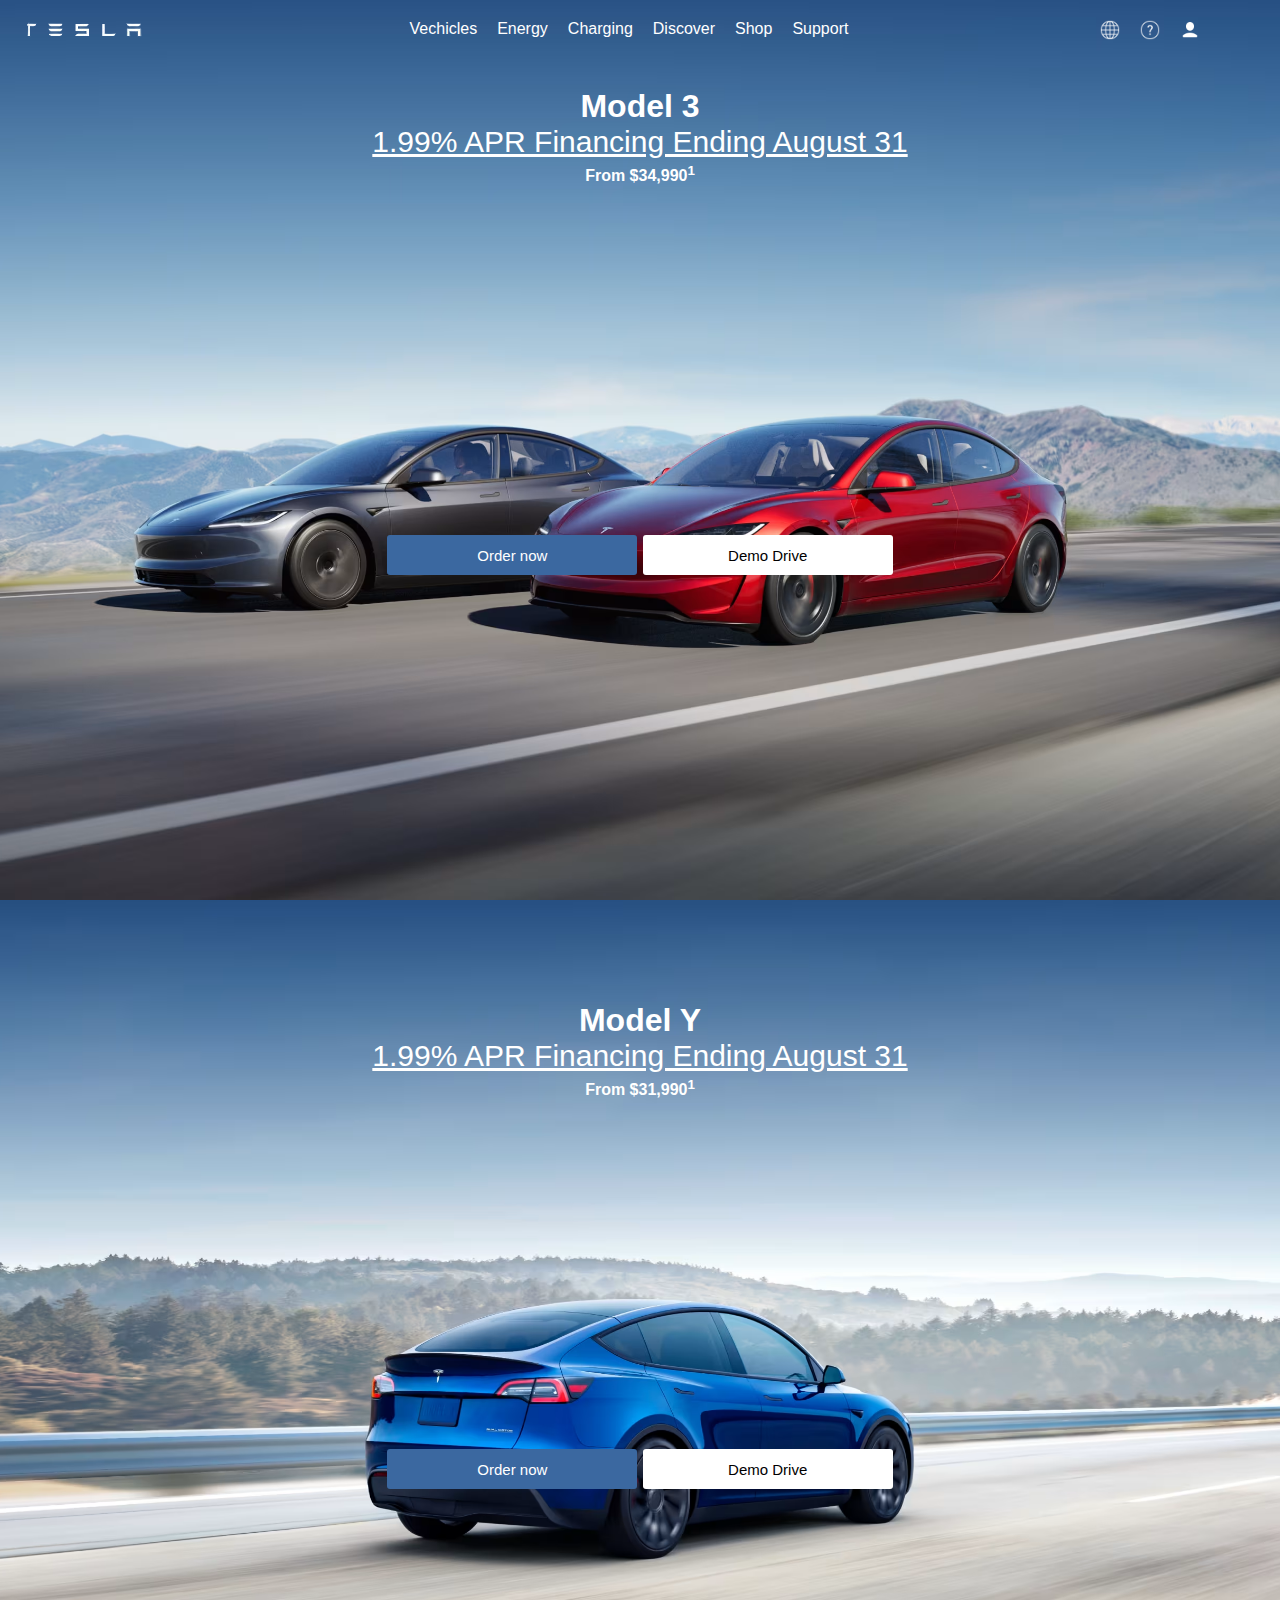
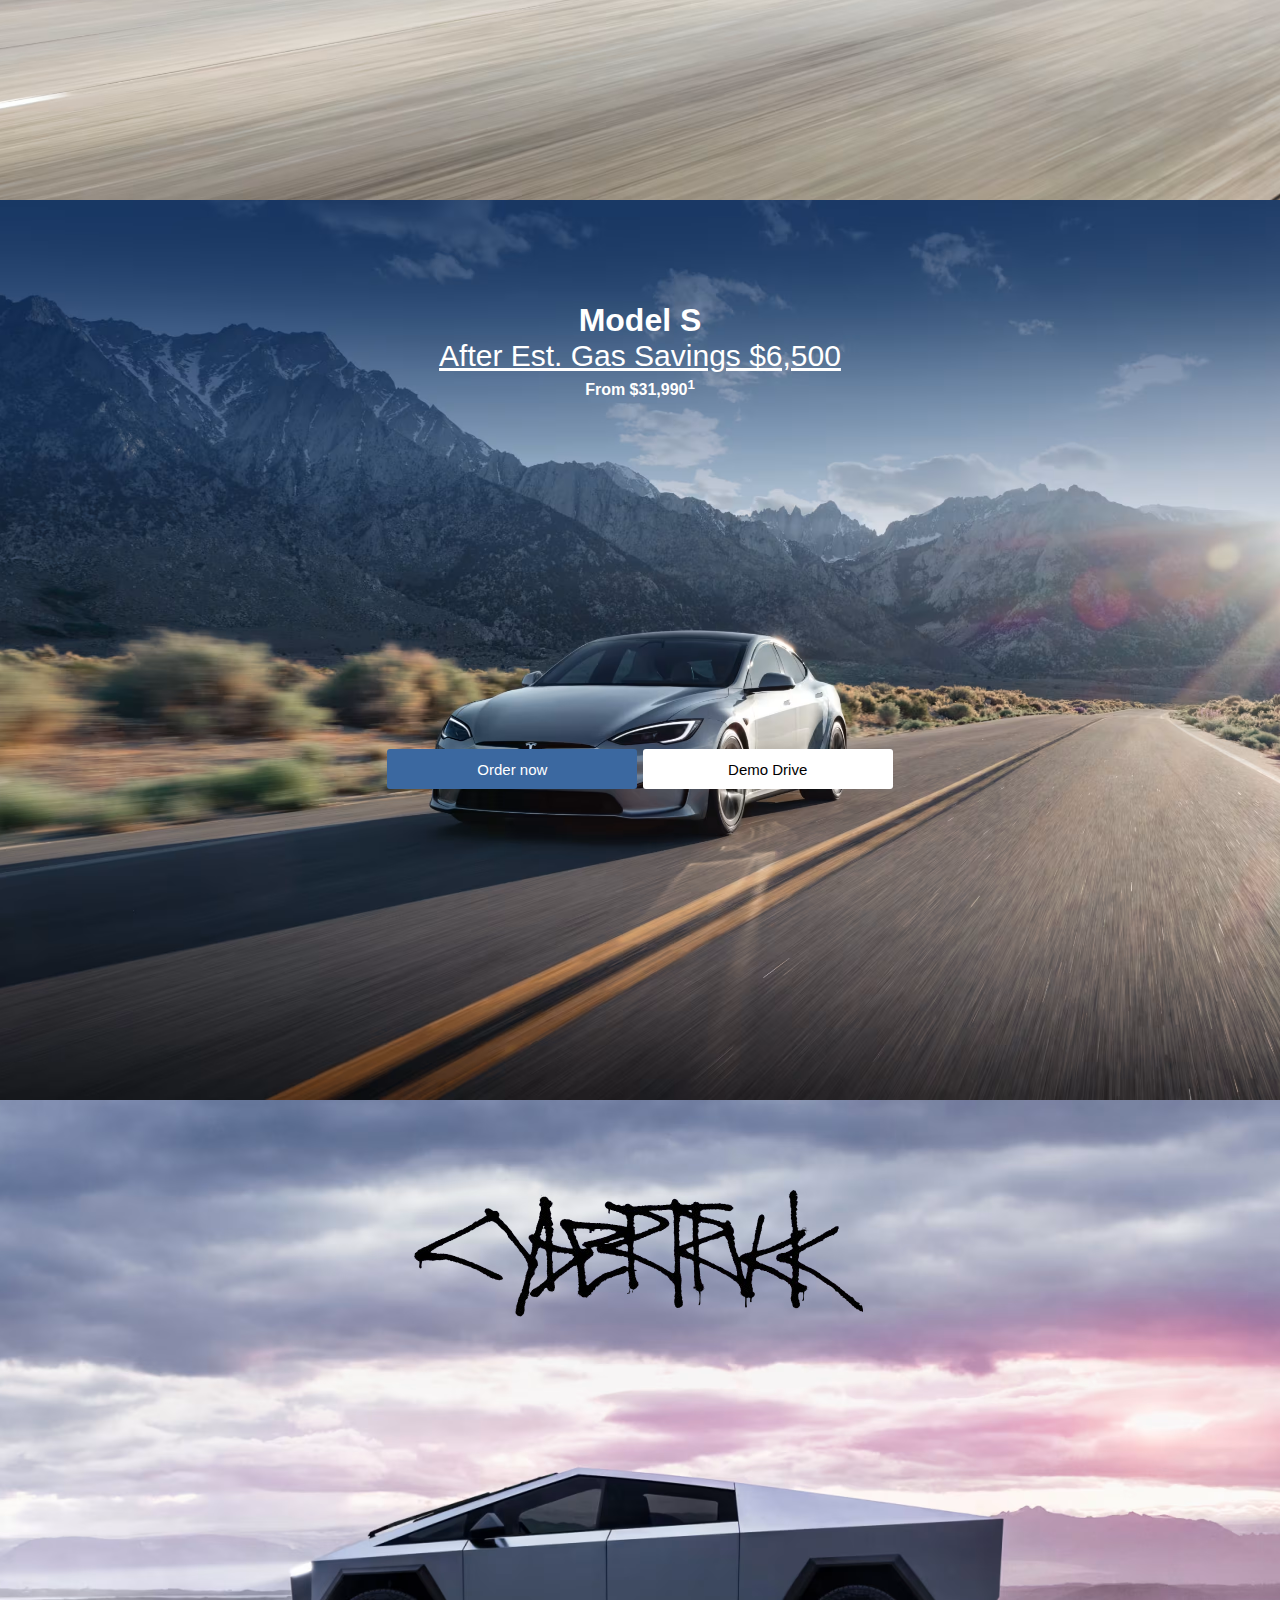
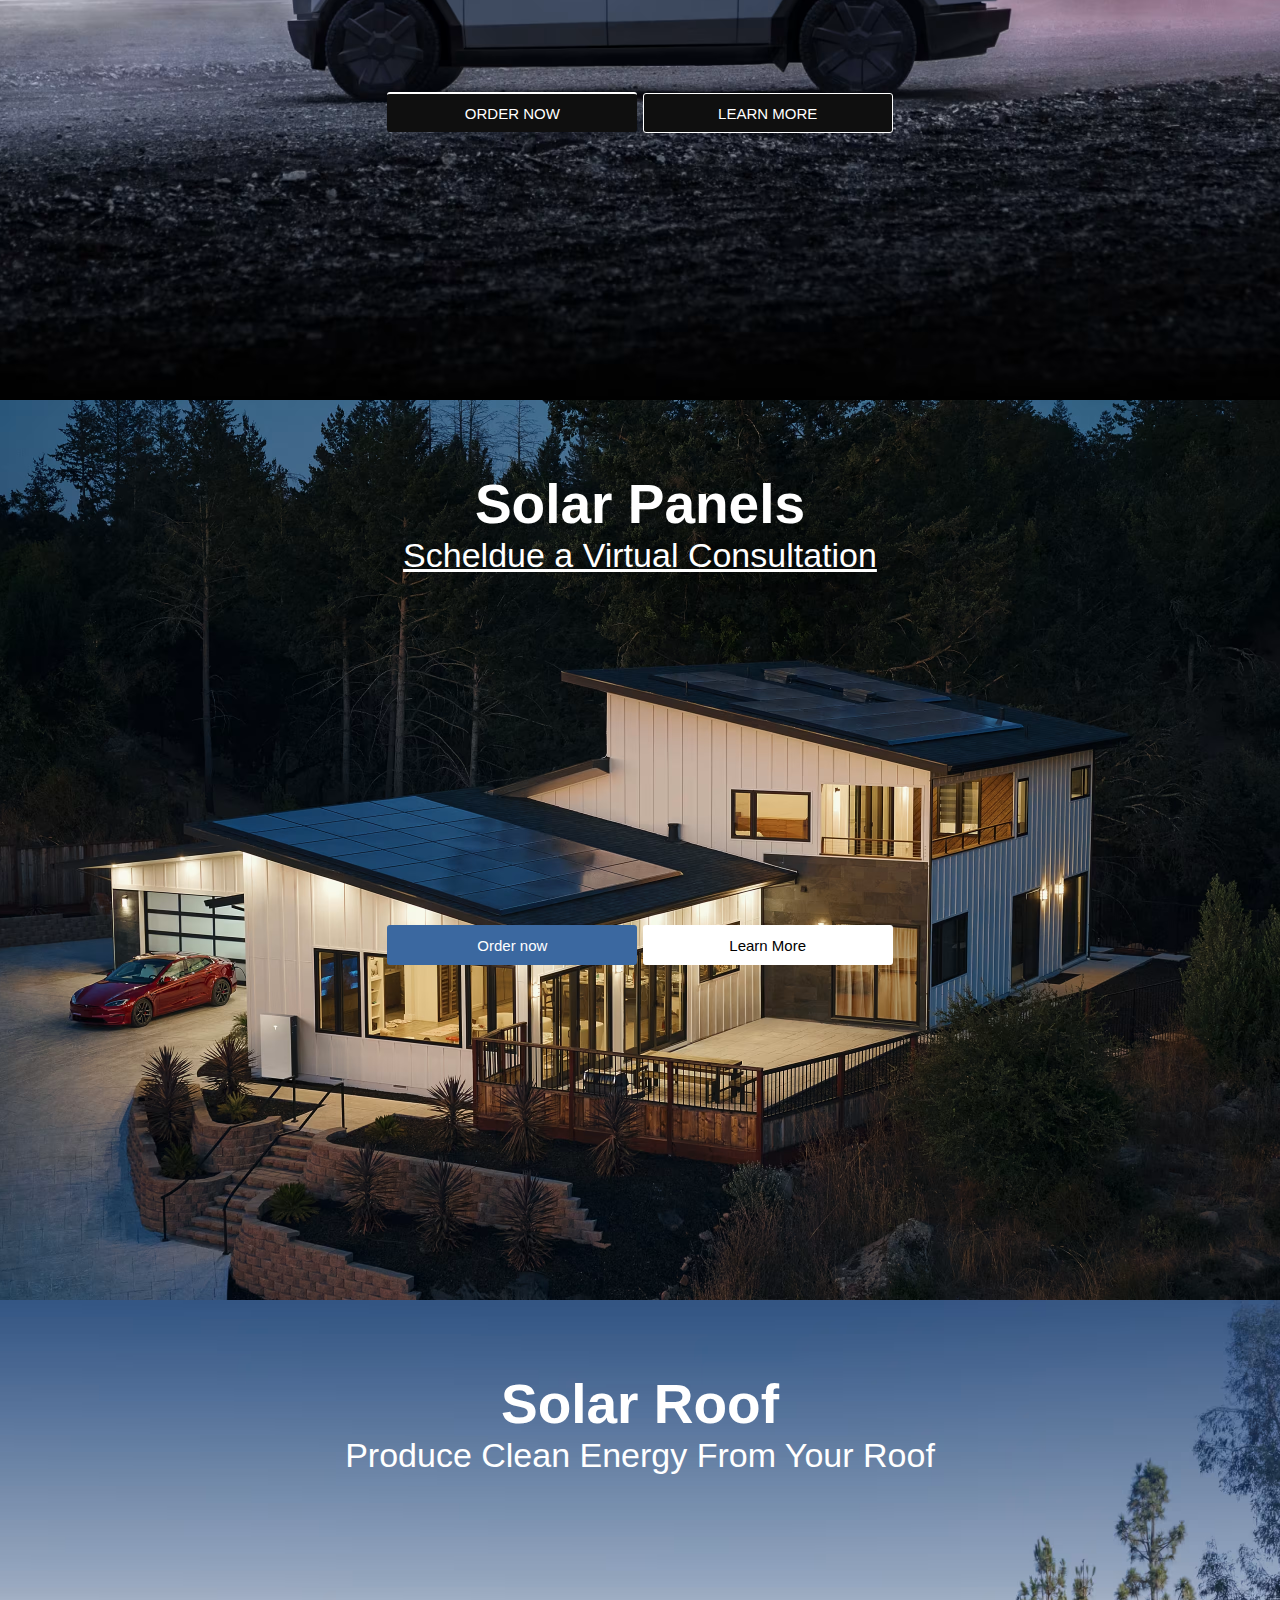
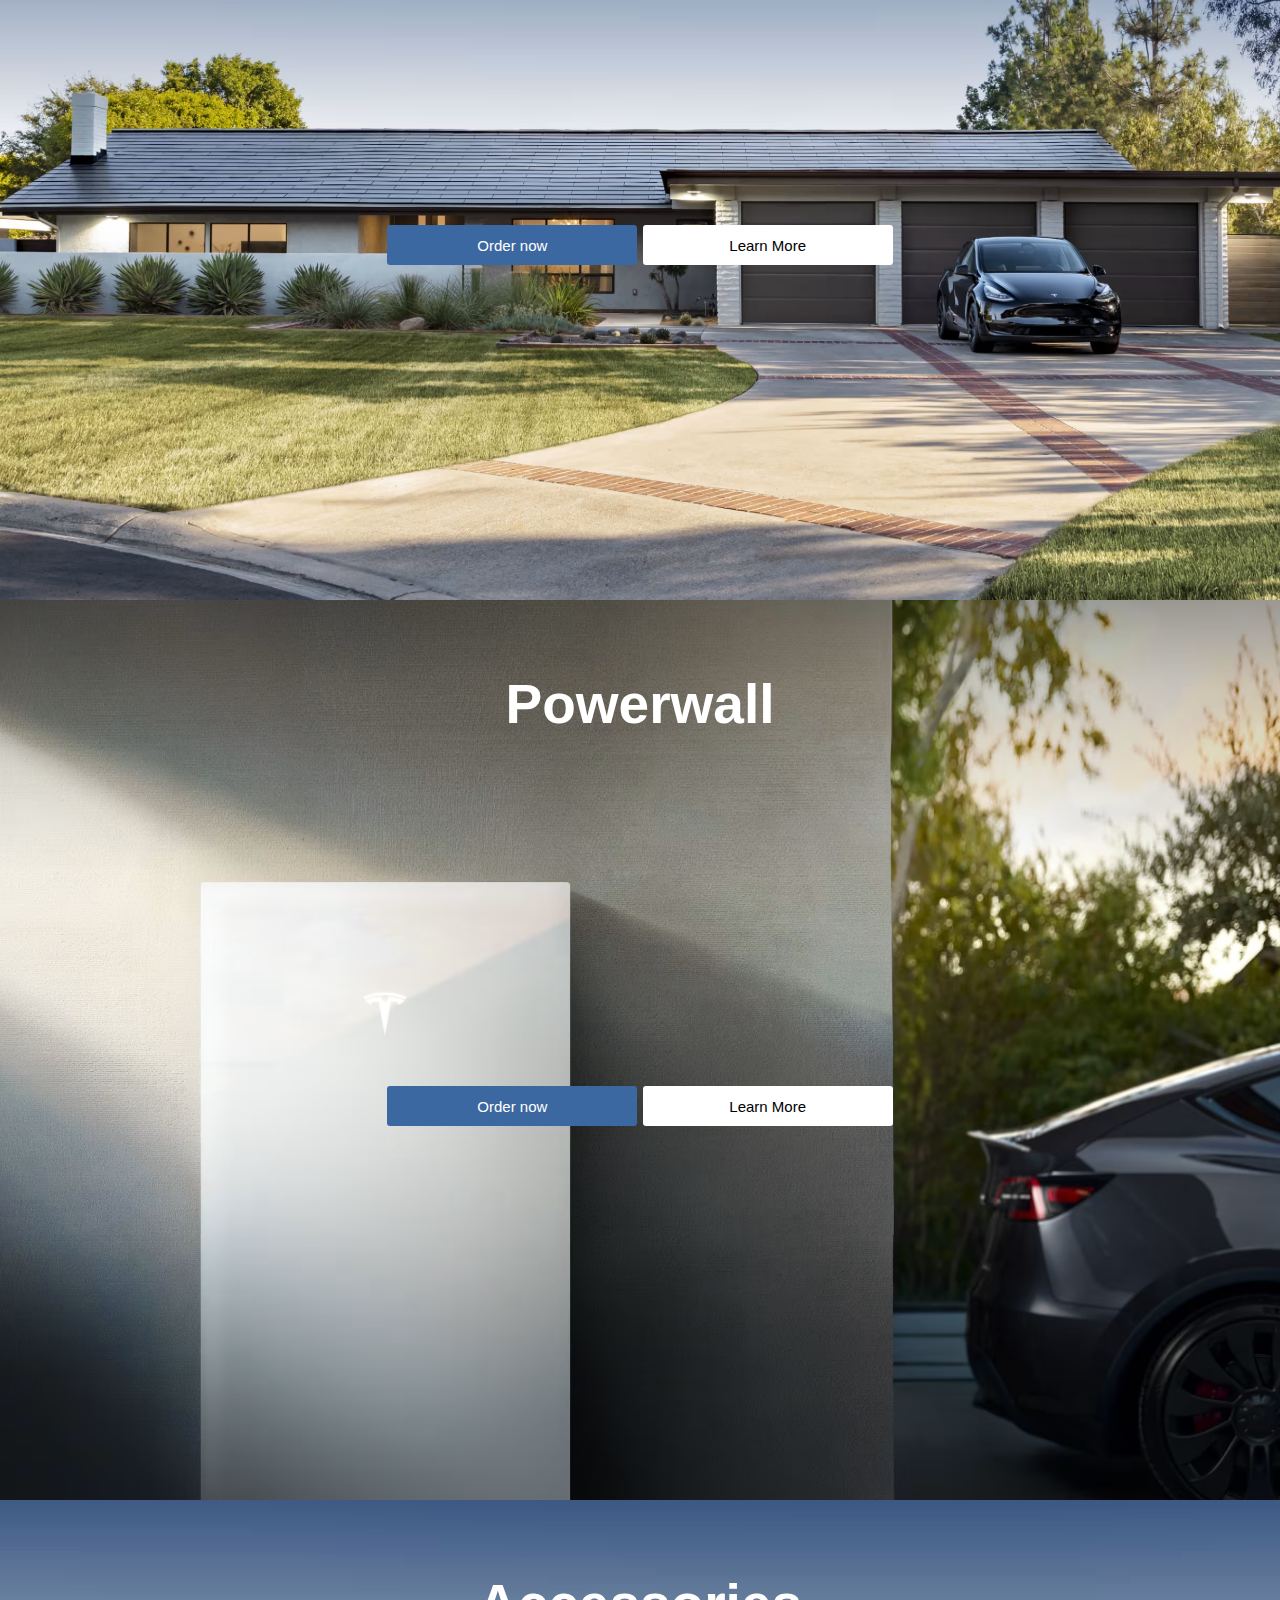
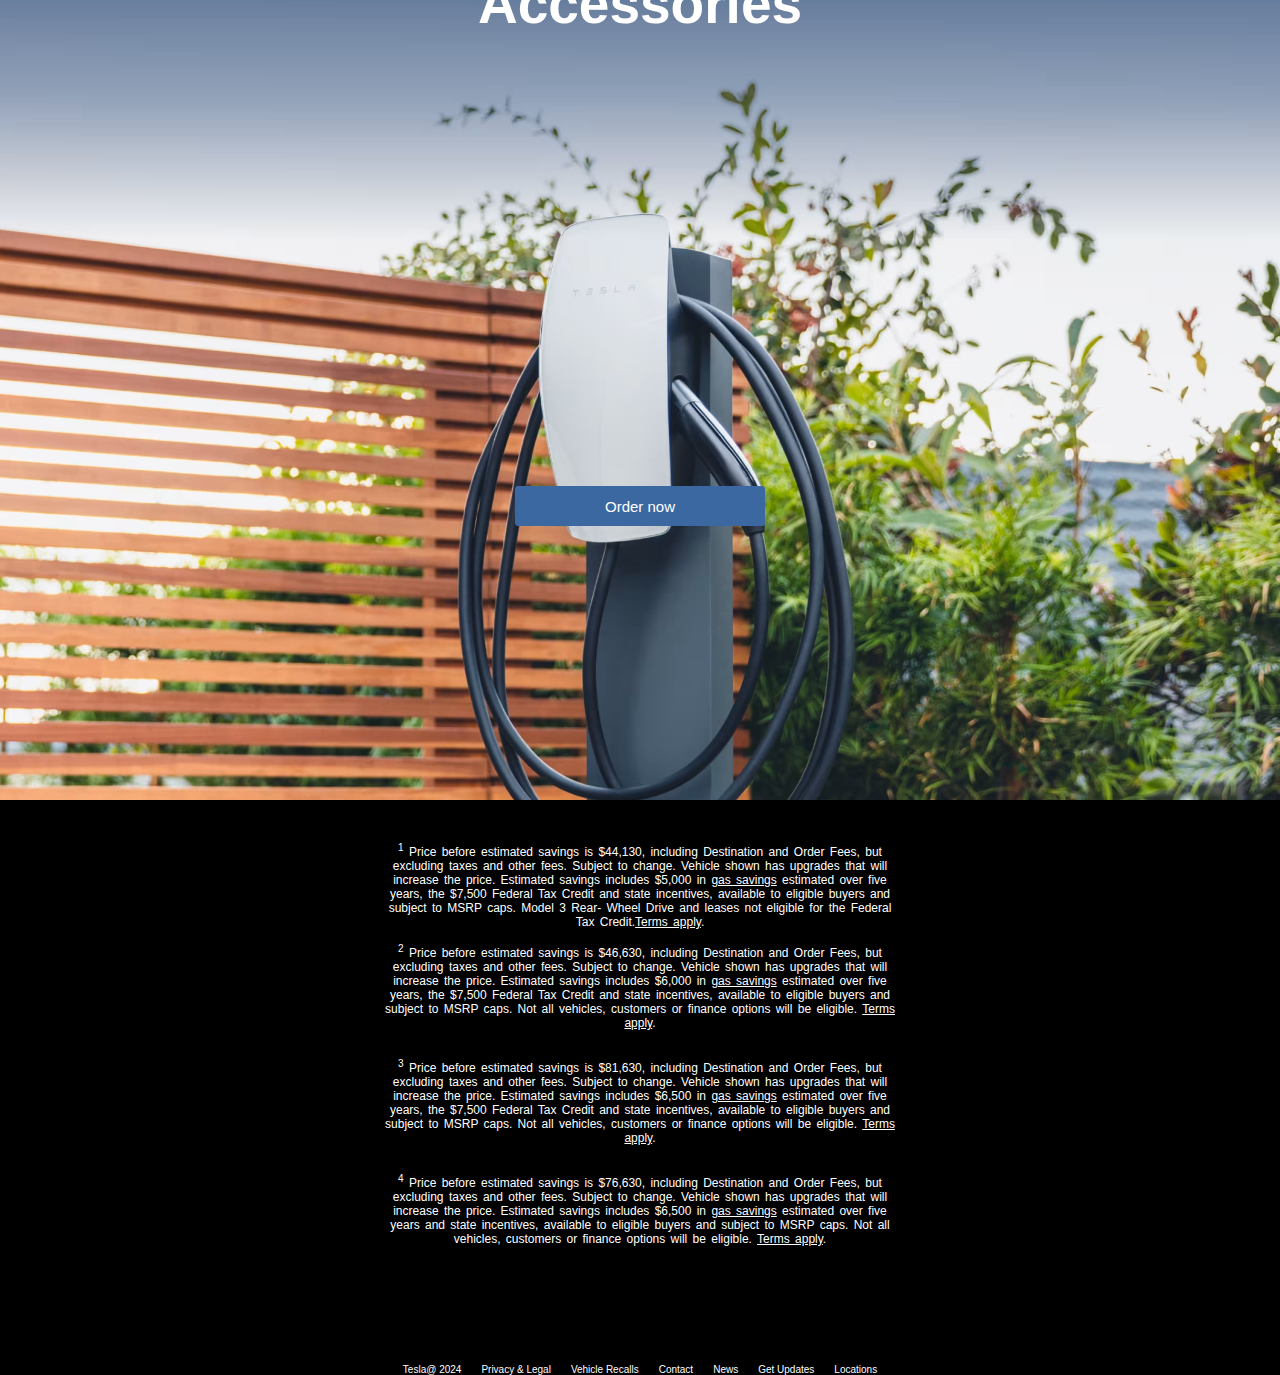
<file: index.html>
<!DOCTYPE html>
<html lang="en">
<head>
    <meta charset="UTF-8">
    <meta name="viewport" content="width=device-width, initial-scale=1.0">
    <title>Electric Cars, Solar & Clean Energy | Tesla</title>
    <link rel="stylesheet" href="style.css">
    <link rel="icon" href="ticon.png">
</head>
<body>
    <div class="firstbg">
        <header>
            <img src="tesla.png" alt="">

            <div class="nav">
                <a href="#">Vechicles</a>
                <a href="#">Energy</a>
                <a href="#">Charging</a>
                <a href="#">Discover</a>
                <a href="#">Shop</a>
                <a href="#">Support</a>
            </div>

            <div class="icon">
                <img src="user.png" alt="">
                <img src="support.png" alt="">
                <img src="world.png" alt="">  
            </div>
        </header>

        <div class="firstbgtext">
            <h1>Model 3</h1>
            <a href="#">1.99% APR Financing Ending August 31</a>
            <b><p>From $34,990<sup>1</sup></p></b>
        </div>


        <div class="firstbgbtn">
            <button style="background-color: rgb(59, 104, 160); color: white;">Order now</button>
            <button style="background-color: white;">Demo Drive</button>
        </div>
        
    </div>
    <div class="secbg">
        <br> <br> <br> <br>
        <div class="firstbgtext">
            <h1>Model Y</h1>
            <a href="#">1.99% APR Financing Ending August 31</a>
            <b><p>From $31,990<sup>1</sup></p></b>

            <div class="firstbgbtn">
                <button style="background-color: rgb(59, 104, 160);; color: white;">Order now</button>
                <button style="background-color: white;">Demo Drive</button>
            </div>
        </div>
    </div>

    <div class="thirdbg">
        <br> <br> <br> <br>
        <div class="firstbgtext">
            <h1>Model X</h1>
            <a href="#">After Federal Tax Credit $7,500 and Est. Gas Savings $6,500</a>
            <b><p>From $65,990<sup>3</sup></p></b>

            <div class="firstbgbtn">
                <button style="background-color: rgb(59, 104, 160);; color: white;">Order now</button>
                <button style="background-color: white;">Demo Drive</button>
            </div>
        </div>
    </div>

    <div class="fourthbg">
        <br> <br> <br> <br>
        <div class="firstbgtext">
            <h1>Model S</h1>
            <a href="#">After Est. Gas Savings $6,500</a>
            <b><p>From $31,990<sup>1</sup></p></b>

            <div class="firstbgbtn">
                <button style="background-color: rgb(59, 104, 160);; color: white;">Order now</button>
                <button style="background-color: white;">Demo Drive</button>
            </div>
        </div>
    </div>

    <div class="fifthbg">
        <br> <br> <br> <br>
        <img src="fifth.png" alt="">

            <div class="firstbgbtn">
                <button style="background-color: rgb(15, 15, 15); color: white; border-top: 2.5px solid white; ">ORDER NOW</button>
                <button style="background-color: rgb(15, 15, 15); color:white; border: 0.2px solid white">LEARN MORE </button>
            </div>
    </div>

    <div class="sixthbg">
        <br> <br> <br> <br>
        <div class="sixtext">
            <h1 style="font-size: 55px;">Solar Panels</h1>
            <a href="#">Scheldue a Virtual Consultation</a>
        </div>
        <div class="firstbgbtn">
            <button style="background-color: rgb(59, 104, 160);; color: white;">Order now</button>
            <button style="background-color: white;">Learn More</button>
        </div>
    </div>

    <div class="seventhbg">
        <br> <br> <br> <br>
        <div class="sixtext">
            <h1 style="font-size: 55px;">Solar Roof</h1>
            <a href="#" style="text-decoration: none;">Produce Clean Energy From Your Roof</a>
        </div>
        <div class="firstbgbtn">
            <button style="background-color: rgb(59, 104, 160);; color: white;">Order now</button>
            <button style="background-color: white;">Learn More</button>
        </div>

    </div>

    <div class="eightbg">
        <br> <br> <br> <br>
        <h1 style="font-size: 55px; text-align:center;">Powerwall</h1>
    

        <div class="firstbgbtn">
            <button style="background-color: rgb(59, 104, 160);; color: white;">Order now</button>
            <button style="background-color: white;">Learn More</button>
        </div>

    </div>

    <div class="ninthbg">
        <br> <br> <br> <br>
        <h1 style="font-size: 55px; text-align:center;">Accessories</h1>
        
        <div class="firstbgbtn">
            <button style="background-color: rgb(59, 104, 160);; color: white; margin-top:100px;">Order now</button>
        </div>
    </div>
<div class="lasttext">
    <br> <br> <br>
    <sup>1</sup> 
    Price before estimated savings is $44,130, including Destination and Order Fees, but excluding 
    taxes and other fees. Subject to change. Vehicle shown has upgrades that will increase the price. 
    Estimated savings includes $5,000 in <u>gas savings</u> estimated over five years, the $7,500 Federal Tax 
    Credit and state incentives, available to eligible buyers and subject to MSRP caps. Model 3 Rear-
    Wheel Drive and leases not eligible for the Federal Tax Credit.<u>Terms apply</u>.
    <br> <br>
    <p>
        <sup>2</sup>
        Price before estimated savings is $46,630, including Destination and Order Fees, but excluding 
        taxes and other fees. Subject to change. Vehicle shown has upgrades that will increase the price. 
        Estimated savings includes $6,000 in <u>gas savings</u> estimated over five years, the $7,500 Federal Tax 
        Credit and state incentives, available to eligible buyers and subject to MSRP caps. Not all vehicles, 
        customers or finance options will be eligible. <u>Terms apply</u>.
    </p>
    <br> <br>
    <p>
        <sup>3</sup>
        Price before estimated savings is $81,630, including Destination and Order Fees, but excluding 
        taxes and other fees. Subject to change. Vehicle shown has upgrades that will increase the price. 
        Estimated savings includes $6,500 in <u>gas savings</u> estimated over five years, the $7,500 Federal Tax 
        Credit and state incentives, available to eligible buyers and subject to MSRP caps. Not all vehicles, 
        customers or finance options will be eligible. <u>Terms apply</u>.
    </p>
    <br> <br>
    <p>
        <sup>4</sup>
    Price before estimated savings is $76,630, including Destination and Order Fees, but excluding 
    taxes and other fees. Subject to change. Vehicle shown has upgrades that will increase the price. 
    Estimated savings includes $6,500 in <u>gas savings</u> estimated over five years and state incentives, 
    available to eligible buyers and subject to MSRP caps. Not all vehicles, customers or finance options 
    will be eligible. <u>Terms apply</u>.
    </p>
    <br> <br>
</div>
<br> <br> <br> <br> <br>

<div class="lastflex">
    <a href="#">Tesla@ 2024</a>
    <a href="#">Privacy & Legal</a>
    <a href="#">Vehicle Recalls</a>
    <a href="#">Contact</a>
    <a href="#">News</a>
    <a href="#">Get Updates</a>
    <a href="#">Locations</a>
</div>

</body>
</file>
<file: style.css>
*{
    margin: 0;
    padding: 0;
    font-family: Arial, Helvetica, sans-serif;
}

body{
    font-family: Arial, Helvetica, sans-serif;
    background-color: black;
    color: white;
}

.firstbg{
    width: 100%;
    height: 100vh;
    background-repeat: no-repeat;
    background-position: center;
    background-size: cover;
    background-image: url(gg.avif);
}

header img{
    margin: 10px;
}

header{
    display: flex;
    justify-content: space-between;
    position: relative;
    
}


.firstbg header a{
    display: flex;
    margin: auto;
    gap: none;
    align-items: center;
    text-align: center;
    color: white;
    text-decoration: none;
    justify-content: center;
}
.nav{
    display: flex;
    margin: auto;
    gap: 20px;
    align-items: center;
    text-align: center;
    color: white;
    text-decoration: none;
    justify-content: center;
}

.firstbg header .icon:last-child{
    margin-right: 70px;
}

.firstbg header .icon img{
    display: flex;
    justify-content: end;
    flex-direction: row-reverse;
    float: right;
    width: 20px;
    margin: 10px;
    margin-top: 20px;
}


.firstbgtext{
    text-align: center;
    margin-top: 30px;
}

.firstbgtext h1 .sixtext h1{
    font-size: 60px;
}

.firstbgtext a{
    color: white;
    font-size: 30px;
}

.firstbgtext p{
    text-decoration: double;
    margin-top: 4px;
}

.firstbgbtn{
    justify-content: space-between;
    font-size: larger;
    margin-top: 350px;
    text-align: center;
}

.firstbgbtn button{
    font-size: 15px;
    width: 250px;
    height: 40px;
    border: none;
    border-radius: 3px;
}

.secbg{
    width: 100%;
    height: 100vh;
    background-repeat: no-repeat;
    background-position: center;
    background-size: cover;
    position: absolute;
    background-image: url(gg2.avif);
}

.thirdbg{
    width: 100%;
    height: 100vh;
    background-repeat: no-repeat;
    background-position: center;
    background-size: cover;
    background-image: url(gg3.avif);
}

.fourthbg{
    width: 100%;
    height: 100vh;
    background-repeat: no-repeat;
    background-position: center;
    background-size: cover;
    background-image: url(gg4.avif);
}

.fifthbg{
    width: 100%;
    height: 100vh;
    background-repeat: no-repeat;
    background-position: center;
    background-size: cover;
    background-image: url(gg5.avif);
}

.fifthbg img{
    margin: auto;
    text-align: center;
    display: flex;
    justify-content: center;
    align-items: center;
}

.sixthbg{
    width: 100%;
    height: 100vh;
    background-repeat: no-repeat;
    background-position: center;
    background-size: cover;
    background-image: url(gg6.avif);
}

.sixtext{
    text-align: center;
    color: white;
}

.sixtext a{
    color: white;
    font-size: 34px;
}

.seventhbg{
    width: 100%;
    height: 100vh;
    background-repeat: no-repeat;
    background-position: center;
    background-size: cover;
    background-image: url(gg7.avif);
}

.eightbg{
    width: 100%;
    height: 100vh;
    background-repeat: no-repeat;
    background-position: center;
    background-size: cover;
    background-image: url(gg8.avif);
}

.ninthbg{
    width: 100%;
    height: 100vh;
    background-repeat: no-repeat;
    background-position: center;
    background-size: cover;
    background-image: url(gg9.avif);
}

.lasttext{
    text-align: center;
    font-size: 12px;
    word-spacing: 2px;
    margin-right: 30%;
    margin-left: 30%;
}

.lastflex, .lastflex a{
    font-size: 10px;
    color: white;
    display: flex;
    gap: 20px;
    text-align: center;
    align-items: center;
    justify-content: center;
    text-decoration: none;
}
</file>
